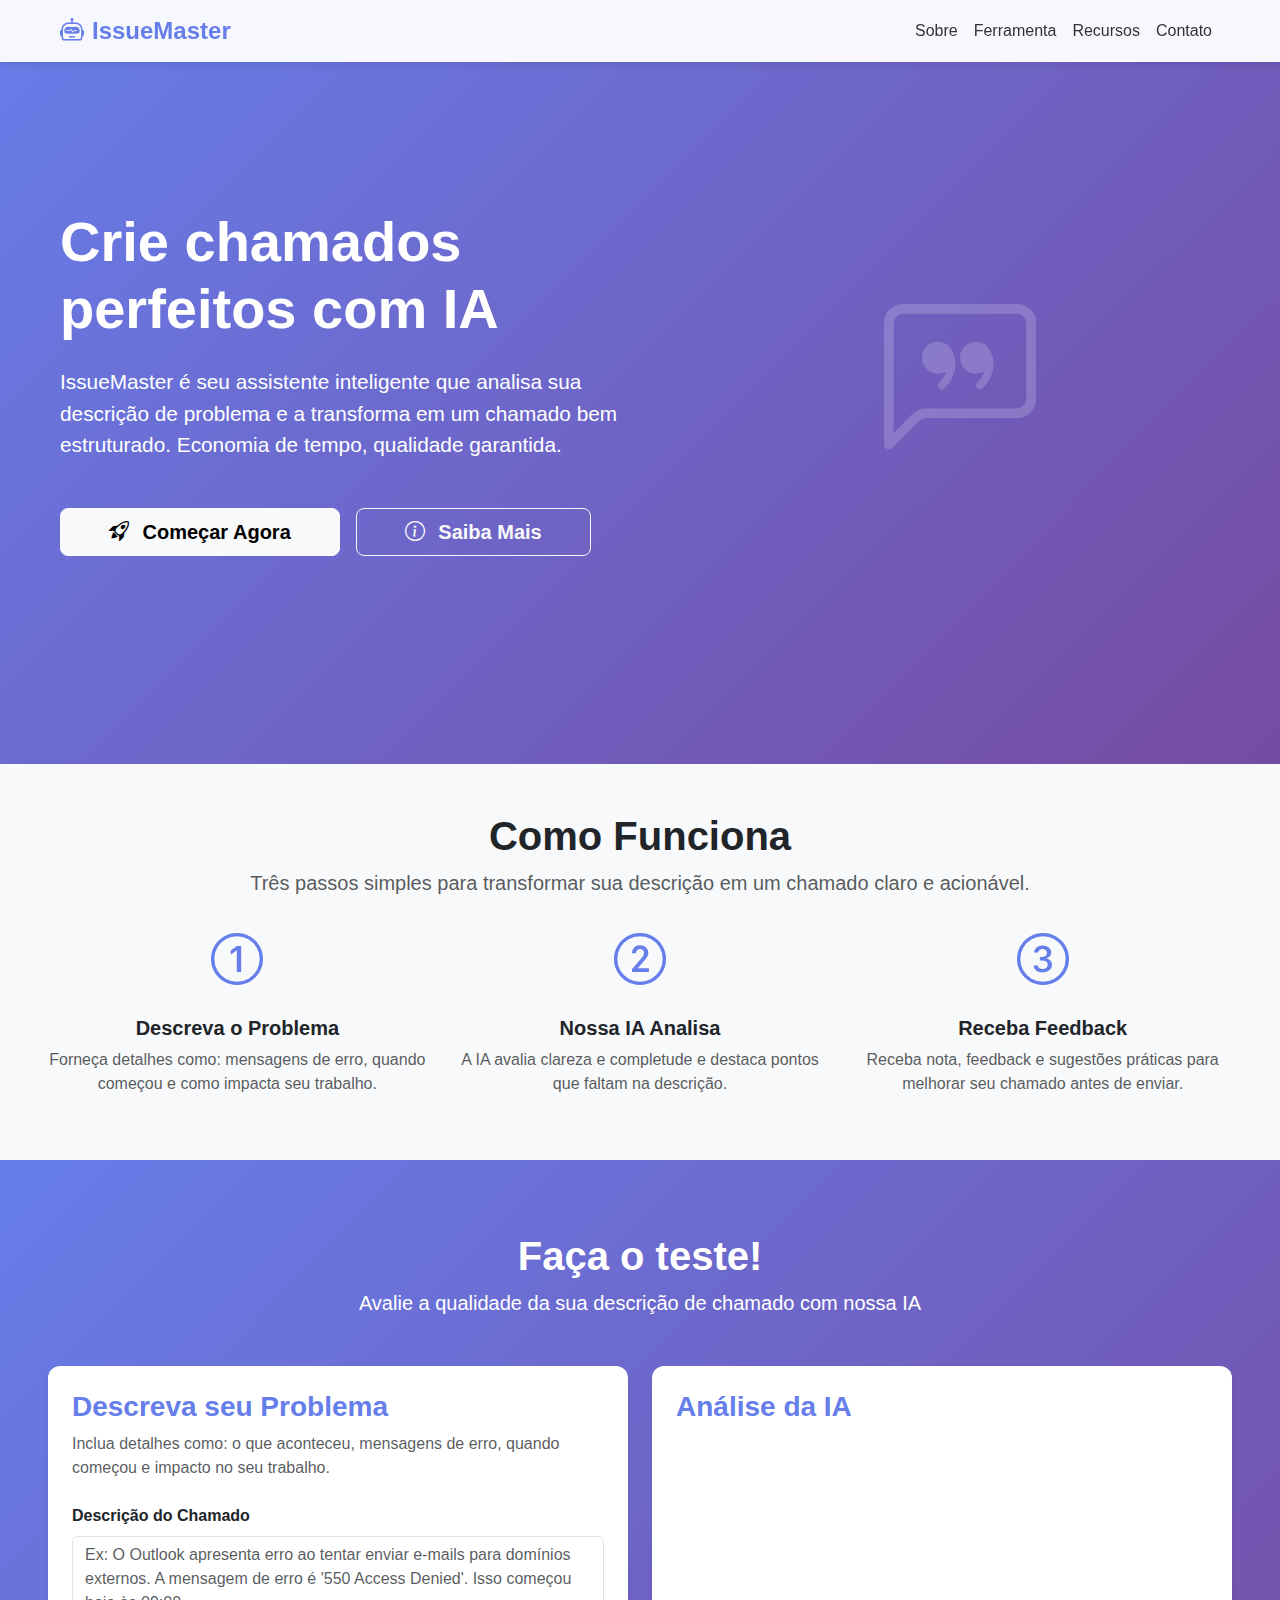
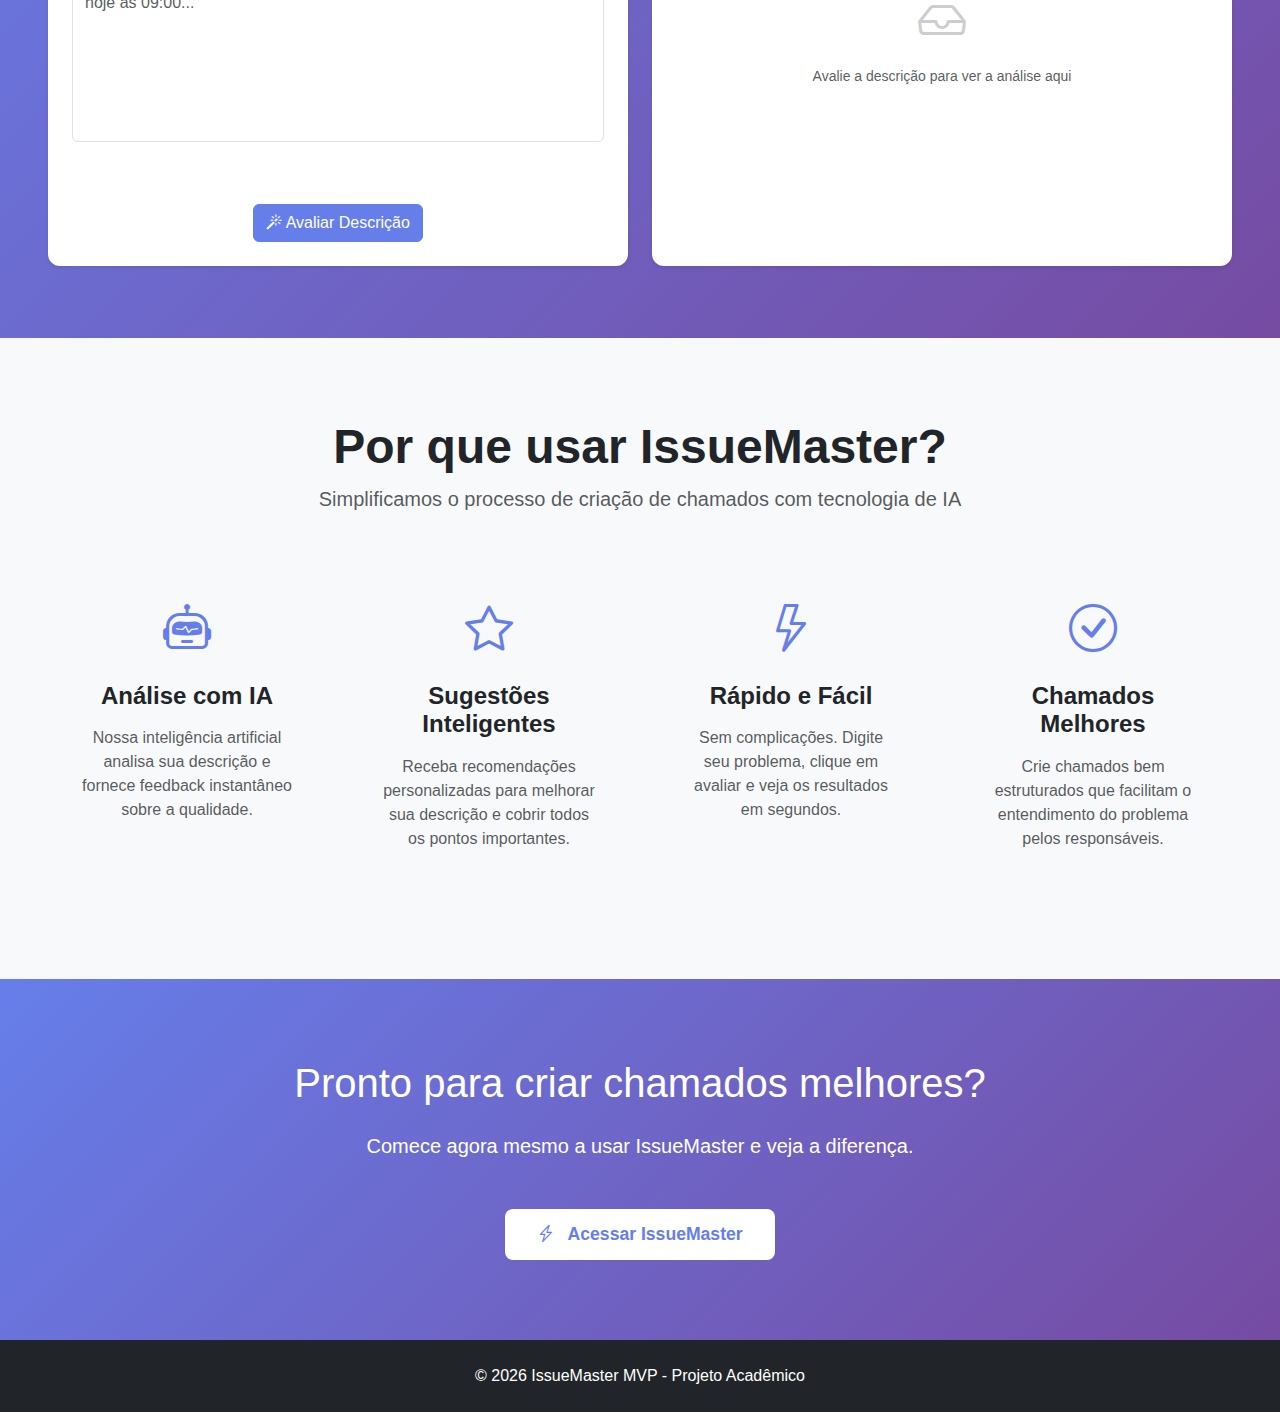
<file: index.html>
<!DOCTYPE html>
<html lang="pt-br">
<head>
    <meta charset="UTF-8">
    <meta name="viewport" content="width=device-width, initial-scale=1.0">
    <title>IssueMaster - Assistente Inteligente de Chamados</title>
    <link href="https://cdn.jsdelivr.net/npm/bootstrap@5.3.0/dist/css/bootstrap.min.css" rel="stylesheet">
    <link rel="stylesheet" href="https://cdn.jsdelivr.net/npm/bootstrap-icons@1.10.0/font/bootstrap-icons.css">
    <link rel="stylesheet" href="frontend/css/styles.css">
</head>
<body id="page-top">

    <!-- Navigation -->
    <nav class="navbar navbar-expand-lg navbar-light fixed-top navbar-home">
        <div class="container-fluid">
            <a class="navbar-brand d-flex align-items-center ps-lg-5" href="#page-top">
                <i class="bi bi-robot" style="color: #667eea; font-size: 1.5rem;"></i>
                <span class="ms-2">IssueMaster</span>
            </a>
            <button class="navbar-toggler" type="button" data-bs-toggle="collapse" data-bs-target="#navbarNav">
                <span class="navbar-toggler-icon"></span>
            </button>
            <div class="collapse navbar-collapse" id="navbarNav">
                <ul class="navbar-nav ms-auto pe-lg-5">
                    <li class="nav-item"><a class="nav-link" href="#sobre">Sobre</a></li>
                    <li class="nav-item"><a class="nav-link" href="#app">Ferramenta</a></li>
                    <li class="nav-item"><a class="nav-link" href="#features">Recursos</a></li>
                    <li class="nav-item"><a class="nav-link" href="#contato">Contato</a></li>
                </ul>
            </div>
        </div>
    </nav>

    <!-- Masthead Header -->
    <header class="masthead">
        <div class="container-fluid">
            <div class="row align-items-center py-5">
                <div class="col-lg-6">
                    <div class="mb-5 mb-lg-0 text-center text-lg-start ps-lg-5">
                        <h1 class="display-3 fw-bold mb-4">
                            Crie chamados perfeitos com IA
                        </h1>
                        <p class="lead fw-normal mb-5">
                            IssueMaster é seu assistente inteligente que analisa sua descrição de problema e a transforma em um chamado bem estruturado. Economia de tempo, qualidade garantida.
                        </p>
                        <div class="d-flex flex-column flex-lg-row gap-3 justify-content-center justify-content-lg-start">
                            <a href="#app" class="btn btn-light btn-lg fw-bold px-5">
                                <i class="bi bi-rocket-takeoff me-2"></i> Começar Agora
                            </a>
                            <a href="#features" class="btn btn-outline-light btn-lg fw-bold px-5">
                                <i class="bi bi-info-circle me-2"></i> Saiba Mais
                            </a>
                        </div>
                    </div>
                </div>
                <div class="col-lg-6 text-center">
                    <div class="masthead-graphic d-none d-md-block">
                        <i class="bi bi-chat-left-quote"></i>
                    </div>
                </div>
            </div>
        </div>
    </header>

        <!-- About Section -->
    <section id="sobre" class="py-5">
        <div class="container-fluid px-lg-5">
            <div class="text-center mb-4">
                <h2 class="display-6 fw-bold">Como Funciona</h2>
                <p class="lead text-muted">Três passos simples para transformar sua descrição em um chamado claro e acionável.</p>
            </div>

            <div class="row gx-4 gy-4 justify-content-center">
                <div class="col-md-4 text-center">
                    <div class="feature-icon mb-3" style="font-size:3.25rem; color:var(--theme-color);">
                        <i class="bi bi-1-circle"></i>
                    </div>
                    <h5 class="fw-bold mb-2">Descreva o Problema</h5>
                    <p class="text-muted">Forneça detalhes como: mensagens de erro, quando começou e como impacta seu trabalho.</p>
                </div>

                <div class="col-md-4 text-center">
                    <div class="feature-icon mb-3" style="font-size:3.25rem; color:var(--theme-color);">
                        <i class="bi bi-2-circle"></i>
                    </div>
                    <h5 class="fw-bold mb-2">Nossa IA Analisa</h5>
                    <p class="text-muted">A IA avalia clareza e completude e destaca pontos que faltam na descrição.</p>
                </div>

                <div class="col-md-4 text-center">
                    <div class="feature-icon mb-3" style="font-size:3.25rem; color:var(--theme-color);">
                        <i class="bi bi-3-circle"></i>
                    </div>
                    <h5 class="fw-bold mb-2">Receba Feedback</h5>
                    <p class="text-muted">Receba nota, feedback e sugestões práticas para melhorar seu chamado antes de enviar.</p>
                </div>
            </div>
        </div>
    </section>

    <!-- App IssueMaster Section -->
    <section id="app" class="py-5 app-section-gradient">
        <div class="container-fluid py-4">
            <div class="text-center mb-5">
                <h2 class="display-6 fw-bold">Faça o teste!</h2>
                <p class="lead">Avalie a qualidade da sua descrição de chamado com nossa IA</p>
            </div>
            <div class="row h-100">
                <!-- Coluna Esquerda - Entrada -->
                <div class="col-lg-6 col-md-12 mb-4 mb-lg-0 ps-lg-5">
                    <div class="card shadow-sm border-0 h-100">
                        <div class="card-body p-4 d-flex flex-column">
                            <div class="mb-4">
                                <h3 class="fw-bold text-primary mb-2">
                                    Descreva seu Problema
                                </h3>
                                <p class="text-muted mb-0">Inclua detalhes como: o que aconteceu, mensagens de erro, quando começou e impacto no seu trabalho.</p>
                            </div>

                            <div class="mb-3 flex-grow-1">
                                <label for="descricaoChamado" class="form-label fw-semibold">Descrição do Chamado</label>
                                <textarea 
                                    class="form-control" 
                                    id="descricaoChamado" 
                                    rows="8" 
                                    placeholder="Ex: O Outlook apresenta erro ao tentar enviar e-mails para domínios externos. A mensagem de erro é '550 Access Denied'. Isso começou hoje às 09:00..."
                                ></textarea>
                            </div>

                            <div class="d-flex justify-content-center">
                                <button id="btnAvaliar" class="btn btn-primary" onclick="avaliarChamado()">
                                    <i class="bi bi-magic"></i> Avaliar Descrição
                                </button>
                            </div>
                        </div>
                    </div>
                </div>

                <!-- Coluna Direita - Resultado -->
                <div class="col-lg-6 col-md-12 pe-lg-5">
                    <div class="card shadow-sm border-0 h-100">
                        <div class="card-body p-4 d-flex flex-column">
                            <h3 class="fw-bold text-primary mb-4">
                                <i class="bi bi-sparkles"></i> Análise da IA
                            </h3>

                            <div id="loadingArea" class="text-center flex-grow-1 d-none d-flex flex-column justify-content-center">
                                <div class="spinner-border text-primary" role="status">
                                    <span class="visually-hidden">Carregando...</span>
                                </div>
                                <p class="mt-2 text-muted">A Inteligência Artificial está analisando seu relato...</p>
                            </div>

                            <div id="resultadoArea" class="flex-grow-1 d-none d-flex flex-column">
                                <div class="d-flex align-items-center justify-content-between mb-3">
                                    <h5 class="mb-0">Qualidade do Chamado</h5>
                                    <span id="badgeNota" class="badge rounded-pill bg-secondary fs-6">Nota: --</span>
                                </div>

                                <div class="progress mb-4" style="height: 20px;">
                                    <div id="barraProgresso" class="progress-bar" role="progressbar" style="width: 0%"></div>
                                </div>

                                <div class="alert alert-light border border-secondary mb-3" role="alert">
                                    <h6 class="alert-heading mb-2"><i class="bi bi-chat-left-text"></i> Feedback da IA</h6>
                                    <p id="textoFeedback" class="mb-0 small">...</p>
                                </div>

                                <div class="card bg-light border-0">
                                    <div class="card-body">
                                        <h6 class="fw-bold mb-3"><i class="bi bi-lightbulb"></i> Sugestões de Melhoria & Testes</h6>
                                        <ul id="listaSugestoes" class="mb-0 ps-3 small">
                                        </ul>
                                    </div>
                                </div>
                            </div>

                            <div id="emptyResultArea" class="flex-grow-1 d-flex flex-column justify-content-center align-items-center text-muted">
                                <i class="bi bi-inbox" style="font-size: 3rem; opacity: 0.3;"></i>
                                <p class="mt-2 small">Avalie a descrição para ver a análise aqui</p>
                            </div>
                        </div>
                    </div>
                </div>
            </div>
        </div>
    </section>

    <!-- Features Section -->
    <section id="features" class="features-section">
        <div class="container-fluid px-lg-5">
            <div class="text-center mb-5">
                <h2 class="display-5 fw-bold">Por que usar IssueMaster?</h2>
                <p class="lead text-muted">Simplificamos o processo de criação de chamados com tecnologia de IA</p>
            </div>
            <div class="row">
                <div class="col-lg-3 col-md-6">
                    <div class="feature-item">
                        <div class="feature-icon">
                            <i class="bi bi-robot"></i>
                        </div>
                        <h4 class="fw-bold mb-3">Análise com IA</h4>
                        <p class="text-muted">Nossa inteligência artificial analisa sua descrição e fornece feedback instantâneo sobre a qualidade.</p>
                    </div>
                </div>
                <div class="col-lg-3 col-md-6">
                    <div class="feature-item">
                        <div class="feature-icon">
                            <i class="bi bi-star"></i>
                        </div>
                        <h4 class="fw-bold mb-3">Sugestões Inteligentes</h4>
                        <p class="text-muted">Receba recomendações personalizadas para melhorar sua descrição e cobrir todos os pontos importantes.</p>
                    </div>
                </div>
                <div class="col-lg-3 col-md-6">
                    <div class="feature-item">
                        <div class="feature-icon">
                            <i class="bi bi-lightning"></i>
                        </div>
                        <h4 class="fw-bold mb-3">Rápido e Fácil</h4>
                        <p class="text-muted">Sem complicações. Digite seu problema, clique em avaliar e veja os resultados em segundos.</p>
                    </div>
                </div>
                <div class="col-lg-3 col-md-6">
                    <div class="feature-item">
                        <div class="feature-icon">
                            <i class="bi bi-check-circle"></i>
                        </div>
                        <h4 class="fw-bold mb-3">Chamados Melhores</h4>
                        <p class="text-muted">Crie chamados bem estruturados que facilitam o entendimento do problema pelos responsáveis.</p>
                    </div>
                </div>
            </div>
        </div>
    </section>

    <!-- CTA Section -->
    <section id="contato" class="cta-section">
        <div class="container-fluid">
            <h2>Pronto para criar chamados melhores?</h2>
            <p class="lead mb-5">Comece agora mesmo a usar IssueMaster e veja a diferença.</p>
            <a href="#app" class="btn btn-cta btn-lg fw-bold">
                <i class="bi bi-lightning-charge me-2"></i> Acessar IssueMaster
            </a>
        </div>
    </section>

    <!-- Footer -->
    <footer class="bg-dark text-white text-center py-4">
        <div class="container-fluid">
            <p class="mb-0">&copy; 2026 IssueMaster MVP - Projeto Acadêmico</p>
        </div>
    </footer>

    <script src="https://cdn.jsdelivr.net/npm/bootstrap@5.3.0/dist/js/bootstrap.bundle.min.js"></script>
    <script src="frontend/js/script.js"></script>
</body>
</html>
</file>
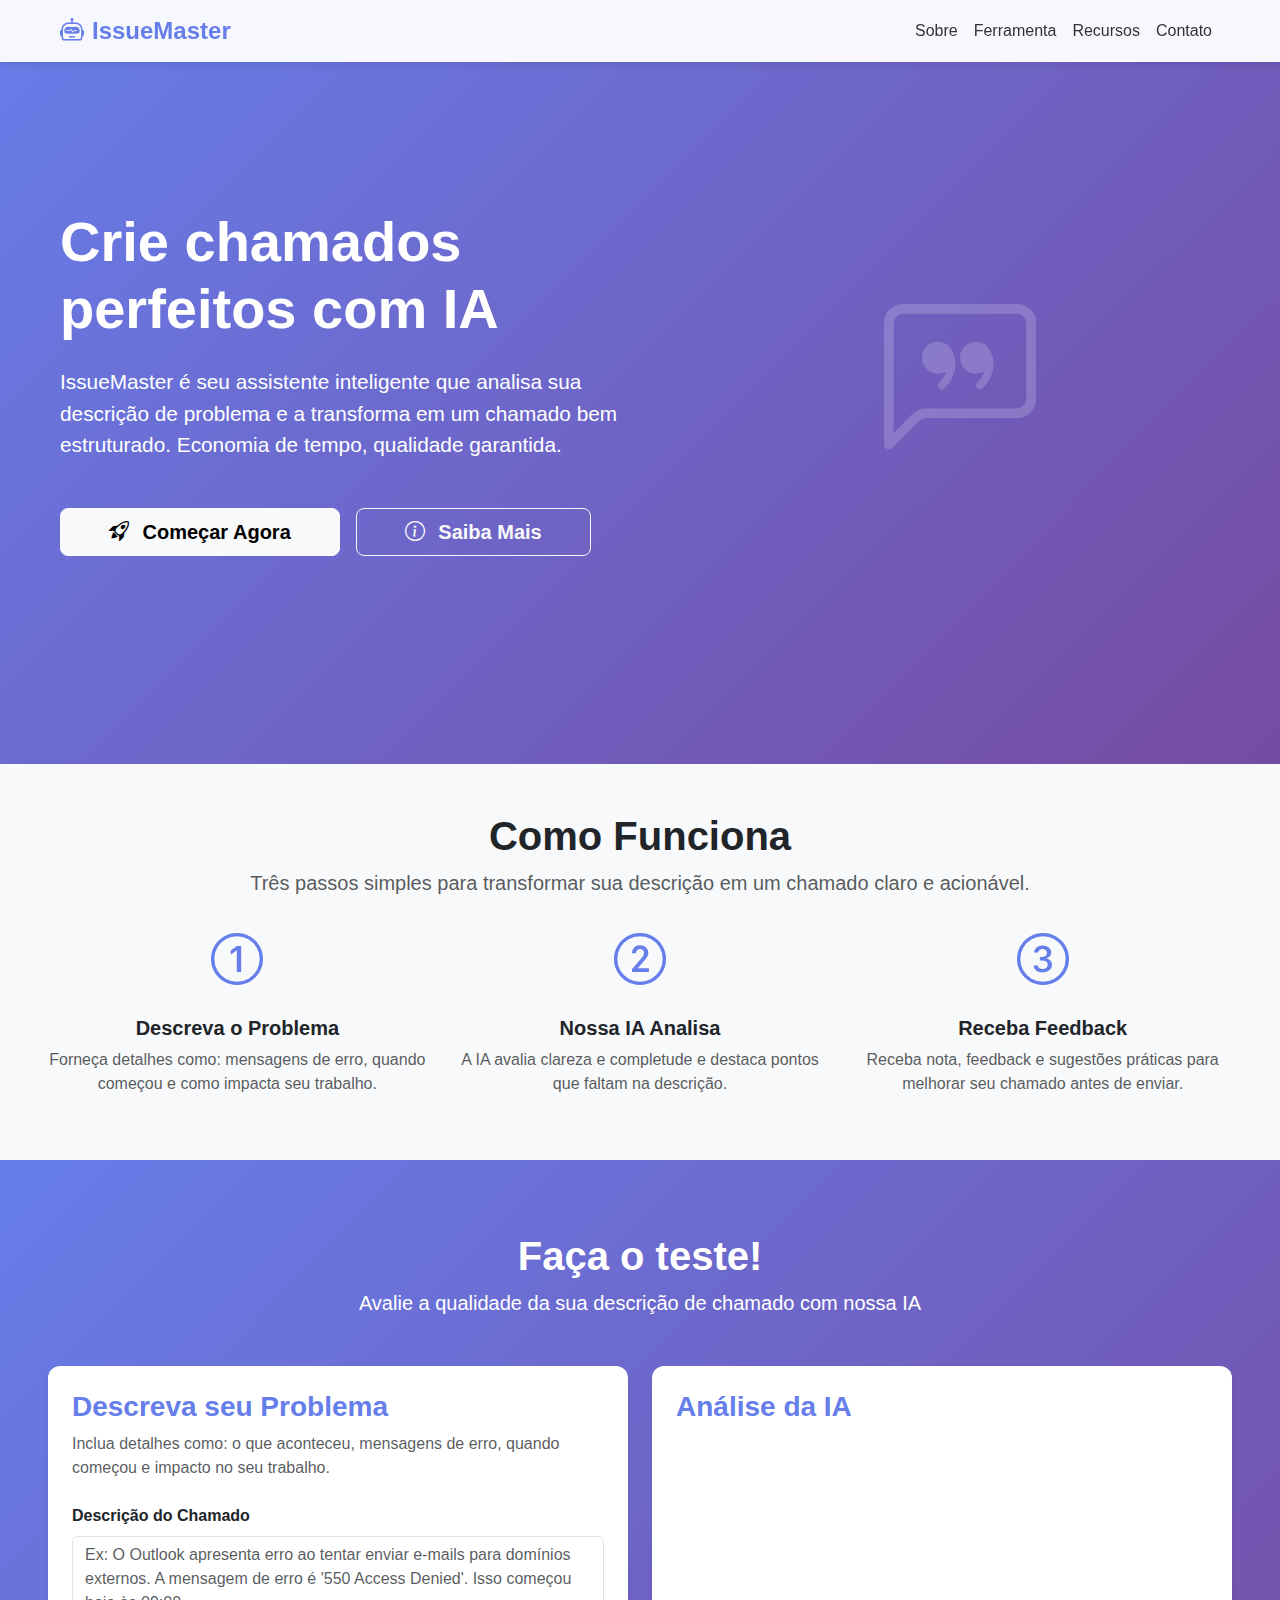
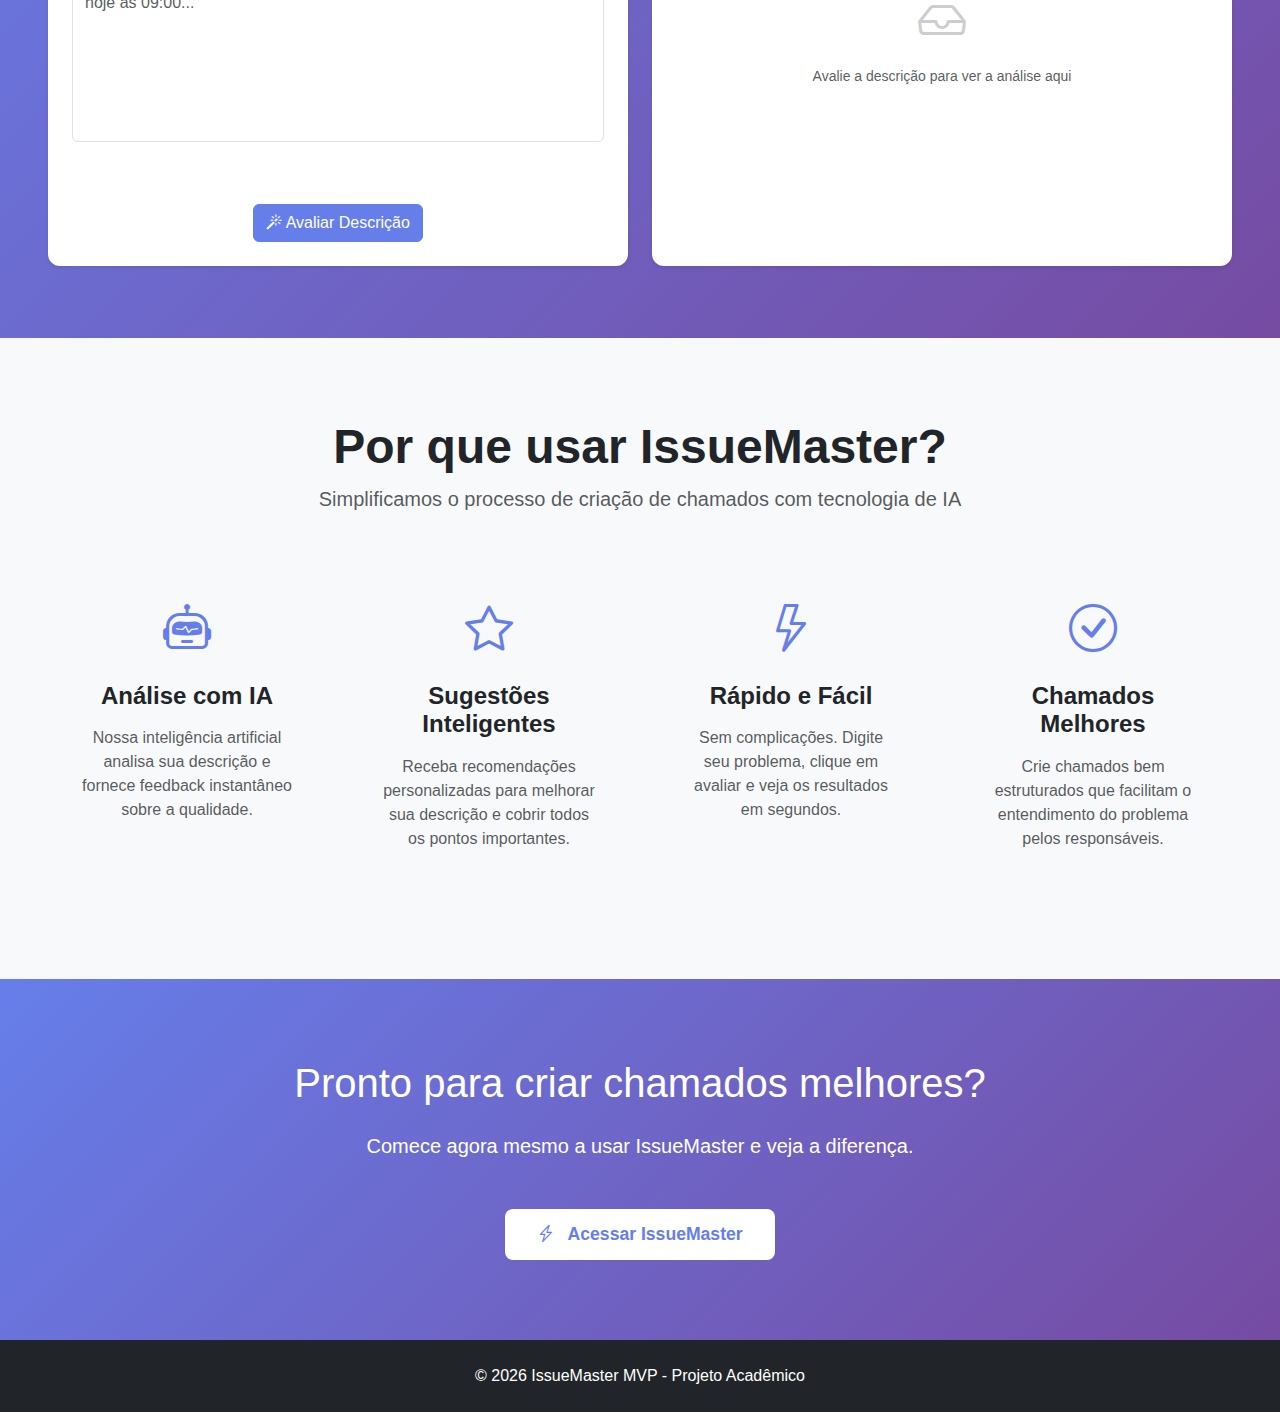
<file: frontend/index.html>
<!DOCTYPE html>
<html lang="pt-br">
<head>
    <meta charset="UTF-8">
    <meta name="viewport" content="width=device-width, initial-scale=1.0">
    <title>IssueMaster - Assistente Inteligente de Chamados</title>
    <link href="https://cdn.jsdelivr.net/npm/bootstrap@5.3.0/dist/css/bootstrap.min.css" rel="stylesheet">
    <link rel="stylesheet" href="https://cdn.jsdelivr.net/npm/bootstrap-icons@1.10.0/font/bootstrap-icons.css">
    <link rel="stylesheet" href="css/styles.css">
</head>
<body id="page-top">

    <!-- Navigation -->
    <nav class="navbar navbar-expand-lg navbar-light fixed-top navbar-home">
        <div class="container-fluid">
            <a class="navbar-brand d-flex align-items-center ps-lg-5" href="#page-top">
                <i class="bi bi-robot" style="color: #667eea; font-size: 1.5rem;"></i>
                <span class="ms-2">IssueMaster</span>
            </a>
            <button class="navbar-toggler" type="button" data-bs-toggle="collapse" data-bs-target="#navbarNav">
                <span class="navbar-toggler-icon"></span>
            </button>
            <div class="collapse navbar-collapse" id="navbarNav">
                <ul class="navbar-nav ms-auto pe-lg-5">
                    <li class="nav-item"><a class="nav-link" href="#sobre">Sobre</a></li>
                    <li class="nav-item"><a class="nav-link" href="#app">Ferramenta</a></li>
                    <li class="nav-item"><a class="nav-link" href="#features">Recursos</a></li>
                    <li class="nav-item"><a class="nav-link" href="#contato">Contato</a></li>
                </ul>
            </div>
        </div>
    </nav>

    <!-- Masthead Header -->
    <header class="masthead">
        <div class="container-fluid">
            <div class="row align-items-center py-5">
                <div class="col-lg-6">
                    <div class="mb-5 mb-lg-0 text-center text-lg-start ps-lg-5">
                        <h1 class="display-3 fw-bold mb-4">
                            Crie chamados perfeitos com IA
                        </h1>
                        <p class="lead fw-normal mb-5">
                            IssueMaster é seu assistente inteligente que analisa sua descrição de problema e a transforma em um chamado bem estruturado. Economia de tempo, qualidade garantida.
                        </p>
                        <div class="d-flex flex-column flex-lg-row gap-3 justify-content-center justify-content-lg-start">
                            <a href="#app" class="btn btn-light btn-lg fw-bold px-5">
                                <i class="bi bi-rocket-takeoff me-2"></i> Começar Agora
                            </a>
                            <a href="#features" class="btn btn-outline-light btn-lg fw-bold px-5">
                                <i class="bi bi-info-circle me-2"></i> Saiba Mais
                            </a>
                        </div>
                    </div>
                </div>
                <div class="col-lg-6 text-center">
                    <div class="masthead-graphic d-none d-md-block">
                        <i class="bi bi-chat-left-quote"></i>
                    </div>
                </div>
            </div>
        </div>
    </header>

        <!-- About Section -->
    <section id="sobre" class="py-5">
        <div class="container-fluid px-lg-5">
            <div class="text-center mb-4">
                <h2 class="display-6 fw-bold">Como Funciona</h2>
                <p class="lead text-muted">Três passos simples para transformar sua descrição em um chamado claro e acionável.</p>
            </div>

            <div class="row gx-4 gy-4 justify-content-center">
                <div class="col-md-4 text-center">
                    <div class="feature-icon mb-3" style="font-size:3.25rem; color:var(--theme-color);">
                        <i class="bi bi-1-circle"></i>
                    </div>
                    <h5 class="fw-bold mb-2">Descreva o Problema</h5>
                    <p class="text-muted">Forneça detalhes como: mensagens de erro, quando começou e como impacta seu trabalho.</p>
                </div>

                <div class="col-md-4 text-center">
                    <div class="feature-icon mb-3" style="font-size:3.25rem; color:var(--theme-color);">
                        <i class="bi bi-2-circle"></i>
                    </div>
                    <h5 class="fw-bold mb-2">Nossa IA Analisa</h5>
                    <p class="text-muted">A IA avalia clareza e completude e destaca pontos que faltam na descrição.</p>
                </div>

                <div class="col-md-4 text-center">
                    <div class="feature-icon mb-3" style="font-size:3.25rem; color:var(--theme-color);">
                        <i class="bi bi-3-circle"></i>
                    </div>
                    <h5 class="fw-bold mb-2">Receba Feedback</h5>
                    <p class="text-muted">Receba nota, feedback e sugestões práticas para melhorar seu chamado antes de enviar.</p>
                </div>
            </div>
        </div>
    </section>

    <!-- App IssueMaster Section -->
    <section id="app" class="py-5 app-section-gradient">
        <div class="container-fluid py-4">
            <div class="text-center mb-5">
                <h2 class="display-6 fw-bold">Faça o teste!</h2>
                <p class="lead">Avalie a qualidade da sua descrição de chamado com nossa IA</p>
            </div>
            <div class="row h-100">
                <!-- Coluna Esquerda - Entrada -->
                <div class="col-lg-6 col-md-12 mb-4 mb-lg-0 ps-lg-5">
                    <div class="card shadow-sm border-0 h-100">
                        <div class="card-body p-4 d-flex flex-column">
                            <div class="mb-4">
                                <h3 class="fw-bold text-primary mb-2">
                                    Descreva seu Problema
                                </h3>
                                <p class="text-muted mb-0">Inclua detalhes como: o que aconteceu, mensagens de erro, quando começou e impacto no seu trabalho.</p>
                            </div>

                            <div class="mb-3 flex-grow-1">
                                <label for="descricaoChamado" class="form-label fw-semibold">Descrição do Chamado</label>
                                <textarea 
                                    class="form-control" 
                                    id="descricaoChamado" 
                                    rows="8" 
                                    placeholder="Ex: O Outlook apresenta erro ao tentar enviar e-mails para domínios externos. A mensagem de erro é '550 Access Denied'. Isso começou hoje às 09:00..."
                                ></textarea>
                            </div>

                            <div class="d-flex justify-content-center">
                                <button id="btnAvaliar" class="btn btn-primary" onclick="avaliarChamado()">
                                    <i class="bi bi-magic"></i> Avaliar Descrição
                                </button>
                            </div>
                        </div>
                    </div>
                </div>

                <!-- Coluna Direita - Resultado -->
                <div class="col-lg-6 col-md-12 pe-lg-5">
                    <div class="card shadow-sm border-0 h-100">
                        <div class="card-body p-4 d-flex flex-column">
                            <h3 class="fw-bold text-primary mb-4">
                                <i class="bi bi-sparkles"></i> Análise da IA
                            </h3>

                            <div id="loadingArea" class="text-center flex-grow-1 d-none d-flex flex-column justify-content-center">
                                <div class="spinner-border text-primary" role="status">
                                    <span class="visually-hidden">Carregando...</span>
                                </div>
                                <p class="mt-2 text-muted">A Inteligência Artificial está analisando seu relato...</p>
                            </div>

                            <div id="resultadoArea" class="flex-grow-1 d-none d-flex flex-column">
                                <div class="d-flex align-items-center justify-content-between mb-3">
                                    <h5 class="mb-0">Qualidade do Chamado</h5>
                                    <span id="badgeNota" class="badge rounded-pill bg-secondary fs-6">Nota: --</span>
                                </div>

                                <div class="progress mb-4" style="height: 20px;">
                                    <div id="barraProgresso" class="progress-bar" role="progressbar" style="width: 0%"></div>
                                </div>

                                <div class="alert alert-light border border-secondary mb-3" role="alert">
                                    <h6 class="alert-heading mb-2"><i class="bi bi-chat-left-text"></i> Feedback da IA</h6>
                                    <p id="textoFeedback" class="mb-0 small">...</p>
                                </div>

                                <div class="card bg-light border-0">
                                    <div class="card-body">
                                        <h6 class="fw-bold mb-3"><i class="bi bi-lightbulb"></i> Sugestões de Melhoria & Testes</h6>
                                        <ul id="listaSugestoes" class="mb-0 ps-3 small">
                                        </ul>
                                    </div>
                                </div>
                            </div>

                            <div id="emptyResultArea" class="flex-grow-1 d-flex flex-column justify-content-center align-items-center text-muted">
                                <i class="bi bi-inbox" style="font-size: 3rem; opacity: 0.3;"></i>
                                <p class="mt-2 small">Avalie a descrição para ver a análise aqui</p>
                            </div>
                        </div>
                    </div>
                </div>
            </div>
        </div>
    </section>

    <!-- Features Section -->
    <section id="features" class="features-section">
        <div class="container-fluid px-lg-5">
            <div class="text-center mb-5">
                <h2 class="display-5 fw-bold">Por que usar IssueMaster?</h2>
                <p class="lead text-muted">Simplificamos o processo de criação de chamados com tecnologia de IA</p>
            </div>
            <div class="row">
                <div class="col-lg-3 col-md-6">
                    <div class="feature-item">
                        <div class="feature-icon">
                            <i class="bi bi-robot"></i>
                        </div>
                        <h4 class="fw-bold mb-3">Análise com IA</h4>
                        <p class="text-muted">Nossa inteligência artificial analisa sua descrição e fornece feedback instantâneo sobre a qualidade.</p>
                    </div>
                </div>
                <div class="col-lg-3 col-md-6">
                    <div class="feature-item">
                        <div class="feature-icon">
                            <i class="bi bi-star"></i>
                        </div>
                        <h4 class="fw-bold mb-3">Sugestões Inteligentes</h4>
                        <p class="text-muted">Receba recomendações personalizadas para melhorar sua descrição e cobrir todos os pontos importantes.</p>
                    </div>
                </div>
                <div class="col-lg-3 col-md-6">
                    <div class="feature-item">
                        <div class="feature-icon">
                            <i class="bi bi-lightning"></i>
                        </div>
                        <h4 class="fw-bold mb-3">Rápido e Fácil</h4>
                        <p class="text-muted">Sem complicações. Digite seu problema, clique em avaliar e veja os resultados em segundos.</p>
                    </div>
                </div>
                <div class="col-lg-3 col-md-6">
                    <div class="feature-item">
                        <div class="feature-icon">
                            <i class="bi bi-check-circle"></i>
                        </div>
                        <h4 class="fw-bold mb-3">Chamados Melhores</h4>
                        <p class="text-muted">Crie chamados bem estruturados que facilitam o entendimento do problema pelos responsáveis.</p>
                    </div>
                </div>
            </div>
        </div>
    </section>

    <!-- CTA Section -->
    <section id="contato" class="cta-section">
        <div class="container-fluid">
            <h2>Pronto para criar chamados melhores?</h2>
            <p class="lead mb-5">Comece agora mesmo a usar IssueMaster e veja a diferença.</p>
            <a href="#app" class="btn btn-cta btn-lg fw-bold">
                <i class="bi bi-lightning-charge me-2"></i> Acessar IssueMaster
            </a>
        </div>
    </section>

    <!-- Footer -->
    <footer class="bg-dark text-white text-center py-4">
        <div class="container-fluid">
            <p class="mb-0">&copy; 2026 IssueMaster MVP - Projeto Acadêmico</p>
        </div>
    </footer>

    <script src="https://cdn.jsdelivr.net/npm/bootstrap@5.3.0/dist/js/bootstrap.bundle.min.js"></script>
    <script src="js/script.js"></script>
</body>
</html>
</file>
<file: frontend/css/styles.css>
body {
    background-color: #f8f9fa; /* Fundo cinza claro */
    font-family: 'Segoe UI', Tahoma, Geneva, Verdana, sans-serif;
}

textarea {
    resize: none; /* Impede o usuário de quebrar o layout redimensionando */
}

.card {
    border-radius: 12px; /* Bordas mais arredondadas */
}

/* Navbar com sombra */
.navbar-shadow {
    box-shadow: 0 2px 8px rgba(0, 0, 0, 0.1);
}

.navbar-logo {
    height: 40px;
    max-width: 50px;
    object-fit: contain;
}

/* Transição suave para aparecer o resultado */
#resultadoArea {
    animation: fadeIn 0.8s;
}

#loadingArea {
    animation: fadeIn 0.8s;
}

@keyframes fadeIn {
    from { opacity: 0; transform: translateY(10px); }
    to { opacity: 1; transform: translateY(0); }
}

/* Cores específicas para as notas (classes que usaremos no JS) */
.score-low { background-color: #dc3545 !important; } /* Vermelho */
.score-med { background-color: #ffc107 !important; color: #000; } /* Amarelo */
.score-high { background-color: #198754 !important; } /* Verde */

/* Layout de 2 colunas responsivo */
@media (max-width: 991px) {
    .container-fluid {
        padding-left: 15px;
        padding-right: 15px;
    }
}

/* Garante altura mínima para as cards ocuparem bem o espaço */
.card.h-100 {
    min-height: 500px;
}

/* Estilos para a landing page (moved from home.html) */
.masthead {
    padding-top: 10rem;
    padding-bottom: 10rem;
    background: linear-gradient(135deg, #667eea 0%, #764ba2 100%);
    color: white;
}

.masthead h1 {
    font-size: 3.5rem;
    font-weight: 700;
    line-height: 1.2;
}

.masthead .lead {
    font-size: 1.3rem;
    margin-bottom: 2rem;
}

/* Masthead decorative graphic (placed on the right side of the hero) */
.masthead-graphic {
    font-size: 9.5rem;
    color: #ffffff;
    opacity: 0.18;
    line-height: 1;
}

/* Theme variable + overrides to use the same purple for text and primary buttons */
:root {
    --theme-color: #667eea;
}

.text-primary {
    color: var(--theme-color) !important;
}

.btn-primary {
    background-color: var(--theme-color) !important;
    border-color: var(--theme-color) !important;
}

.btn-primary:hover, .btn-primary:focus {
    background-color: #5563d6 !important;
    border-color: #5563d6 !important;
}

@media (max-width: 991px) {
    .masthead-graphic {
        display: none; /* hide on smaller screens */
    }
}

.features-section {
    padding: 5rem 0;
    background-color: #f8f9fa;
}

.feature-item {
    text-align: center;
    padding: 2rem;
}

.feature-icon {
    font-size: 3rem;
    color: #667eea;
    margin-bottom: 1rem;
}

.cta-section {
    background: linear-gradient(135deg, #667eea 0%, #764ba2 100%);
    color: white;
    padding: 5rem 0;
    text-align: center;
}

.cta-section h2 {
    font-size: 2.5rem;
    margin-bottom: 1.5rem;
}

.btn-cta {
    background-color: white;
    color: #667eea;
    border: none;
    padding: 0.75rem 2rem;
    font-weight: 600;
    font-size: 1.1rem;
}

.btn-cta:hover {
    background-color: #f0f0f0;
    color: #667eea;
    transform: scale(1.05);
    transition: all 0.3s ease;
}

.navbar-home {
    background-color: rgba(255, 255, 255, 0.95);
    box-shadow: 0 2px 8px rgba(0, 0, 0, 0.1);
}

.navbar-home .navbar-brand {
    color: #667eea;
    font-weight: 700;
    font-size: 1.5rem;
}

.navbar-home .nav-link {
    color: #333 !important;
    font-weight: 500;
    transition: color 0.3s ease;
}

.navbar-home .nav-link:hover {
    color: #667eea !important;
}

.app-section-gradient {
    background: linear-gradient(135deg, #667eea 0%, #764ba2 100%);
    padding: 5rem 0;
}

.app-section-gradient h2 {
    color: white;
}

.app-section-gradient > div > div > p {
    color: white;
}
</file>
